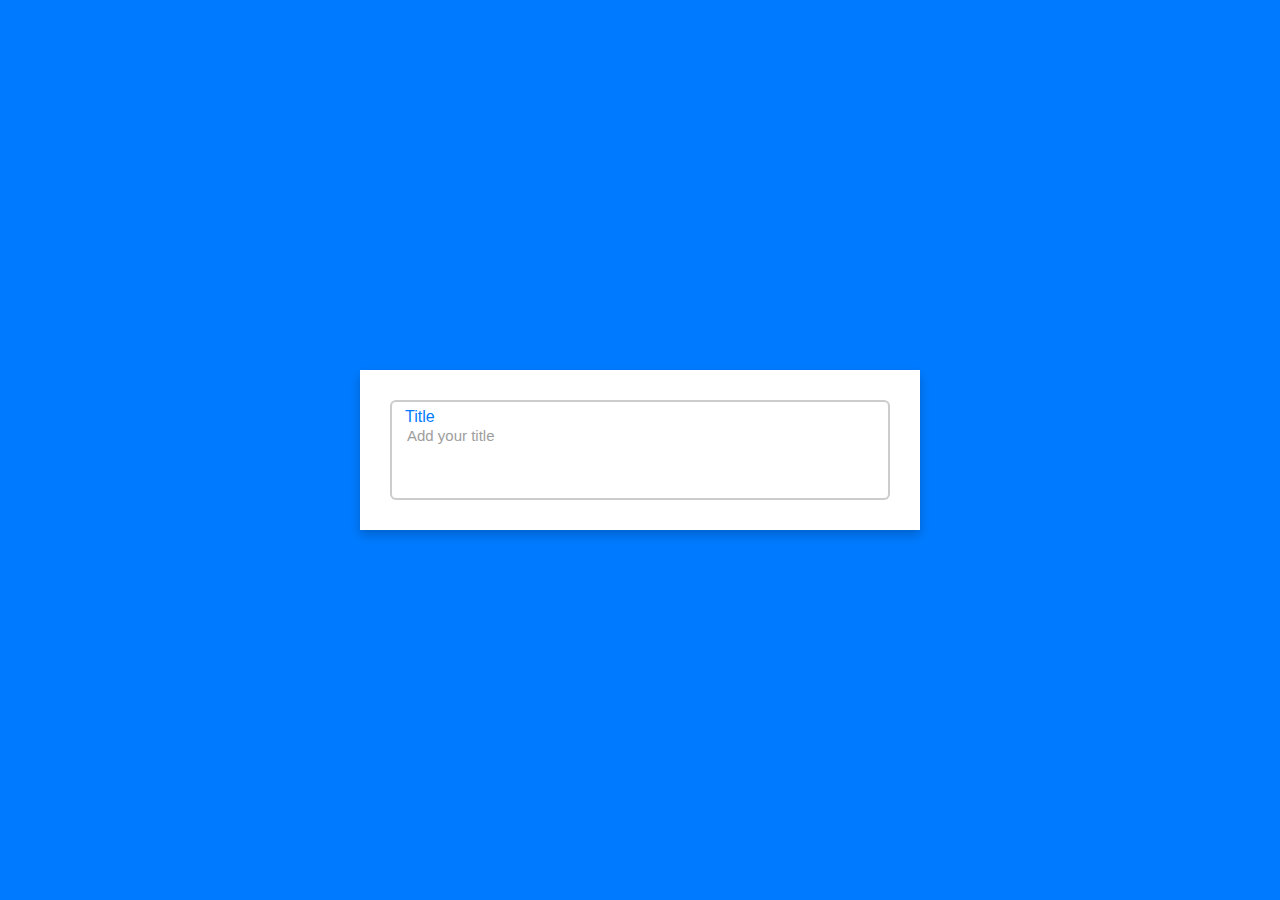
<file: CHARECTER_LIMIT/index.html>
<html lang="en">
<head>
   <link rel="stylesheet" href="style.css">
    <title>CHARECTER LIMIT</title>
</head>
<body>
    <div class="input-box">
        <textarea placeholder="Add your title" required></textarea>
        <span class="title">Title</span>
        <div class="charecters">
            <span class="signal_num">0</span>
            <span class="limit_num">/100</span>
        </div>
    </div>


    <script src="main.js"></script>
</body>
</html>
</file>
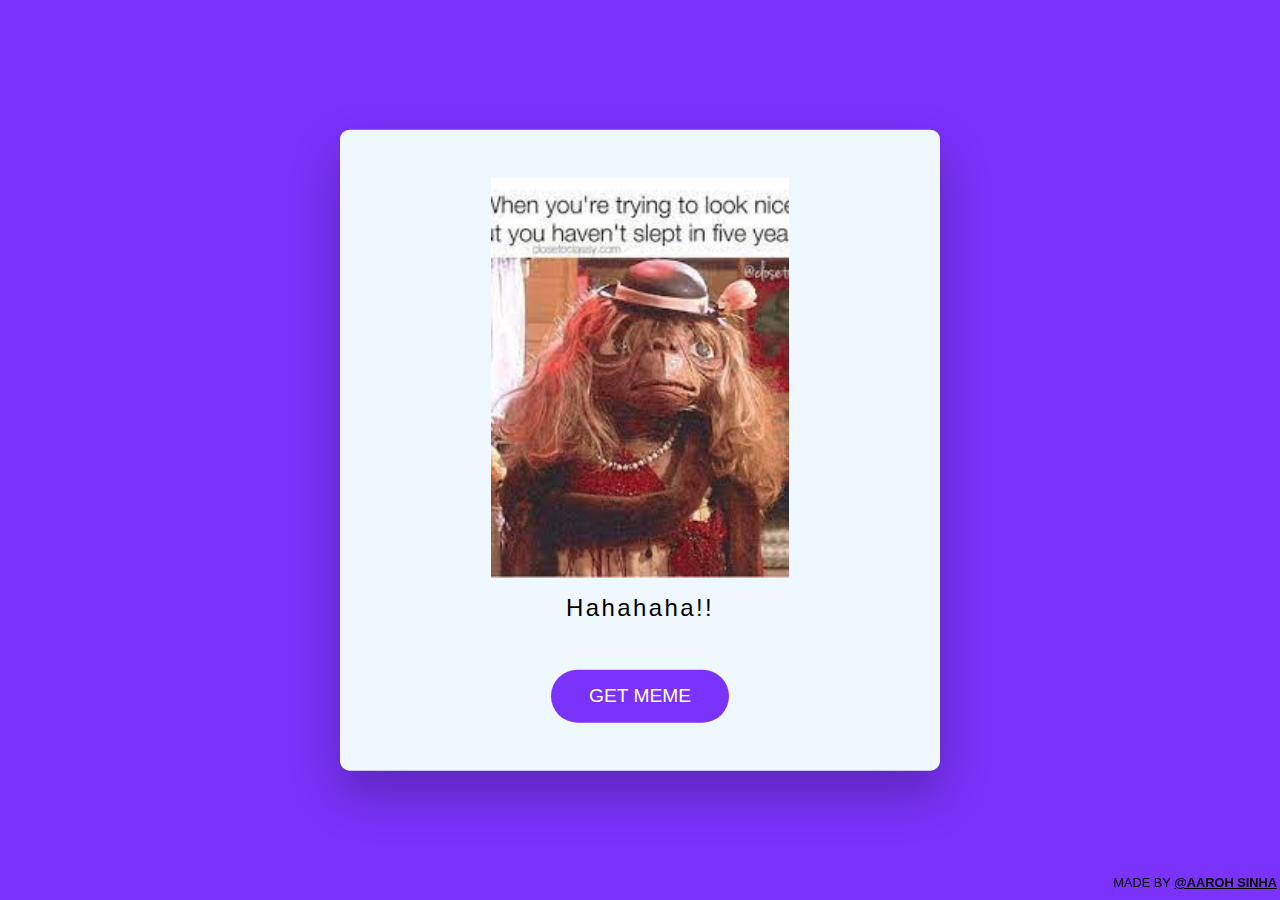
<file: MEME GENERATOR/index.html>
<html lang="en">
<head>
    <link rel="stylesheet" href="style.css">
    <title>Meme Generator</title>
</head>
<body>
    
    <div class="container">
        <img src="demo-meme.jpg" alt="meme" id="meme">
        <h3 id="title">hahahaha!!</h3>
        <button id="get-meme-btn">GET MEME</button>
    </div>
    <p id="credits">MADE BY <u><b>@AAROH SINHA</b></u></p>
    <script src="main.js"></script>
</body>
</html>
</file>
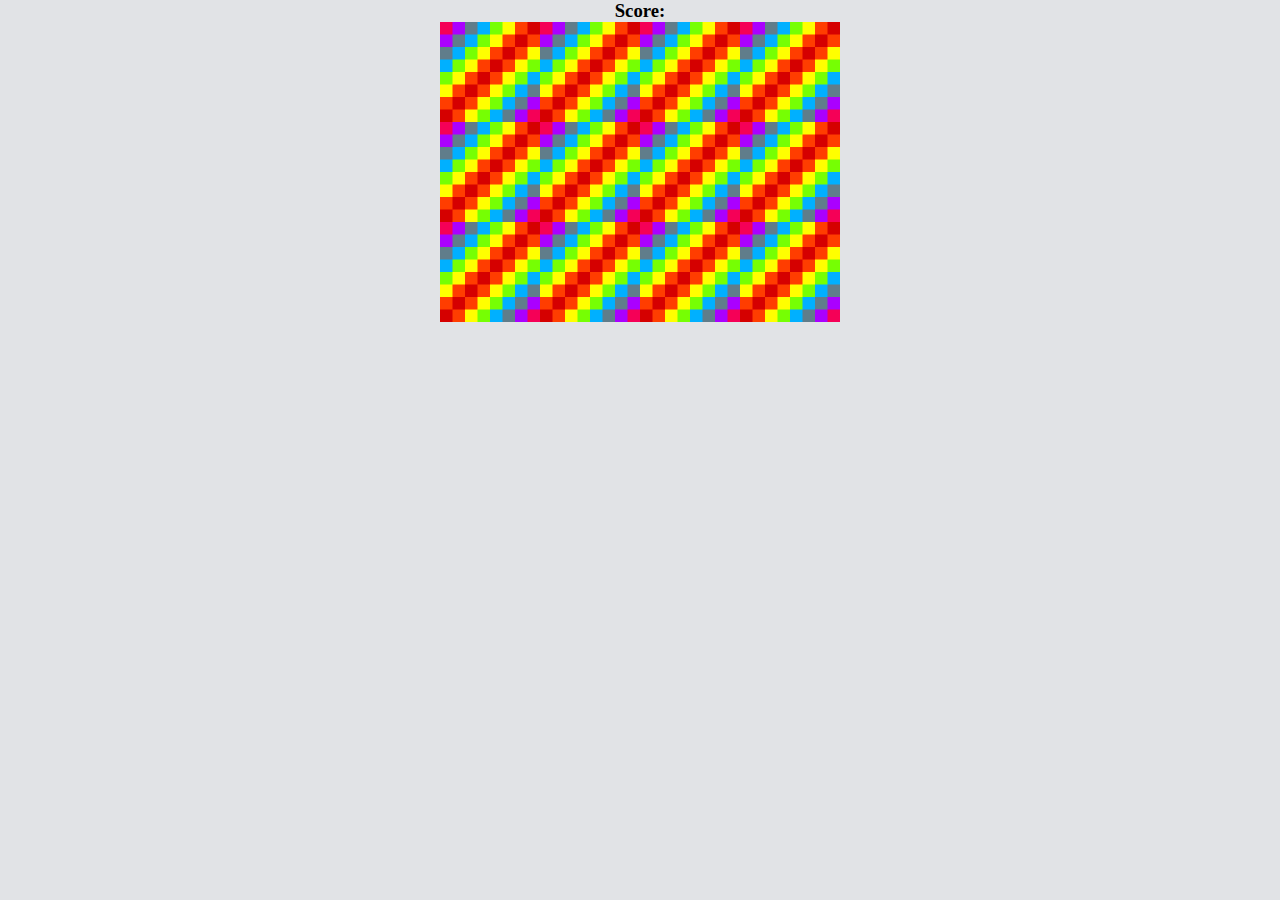
<file: MEMORY_GAME/index.html>
<!DOCTYPE html>
<html lang="en" dir="ltr">
<head>
  <meta charset="UTF-8">
  <title>Memory Game</title>
  <link rel="stylesheet" href="style.css"></link>
  <script src="app.js" charset="utf-8"></script>
</head>
<body>

  <h3>Score:<span id="result"></span></h3>

  <div class="grid">
  </div>

</body>
</html>
</file>
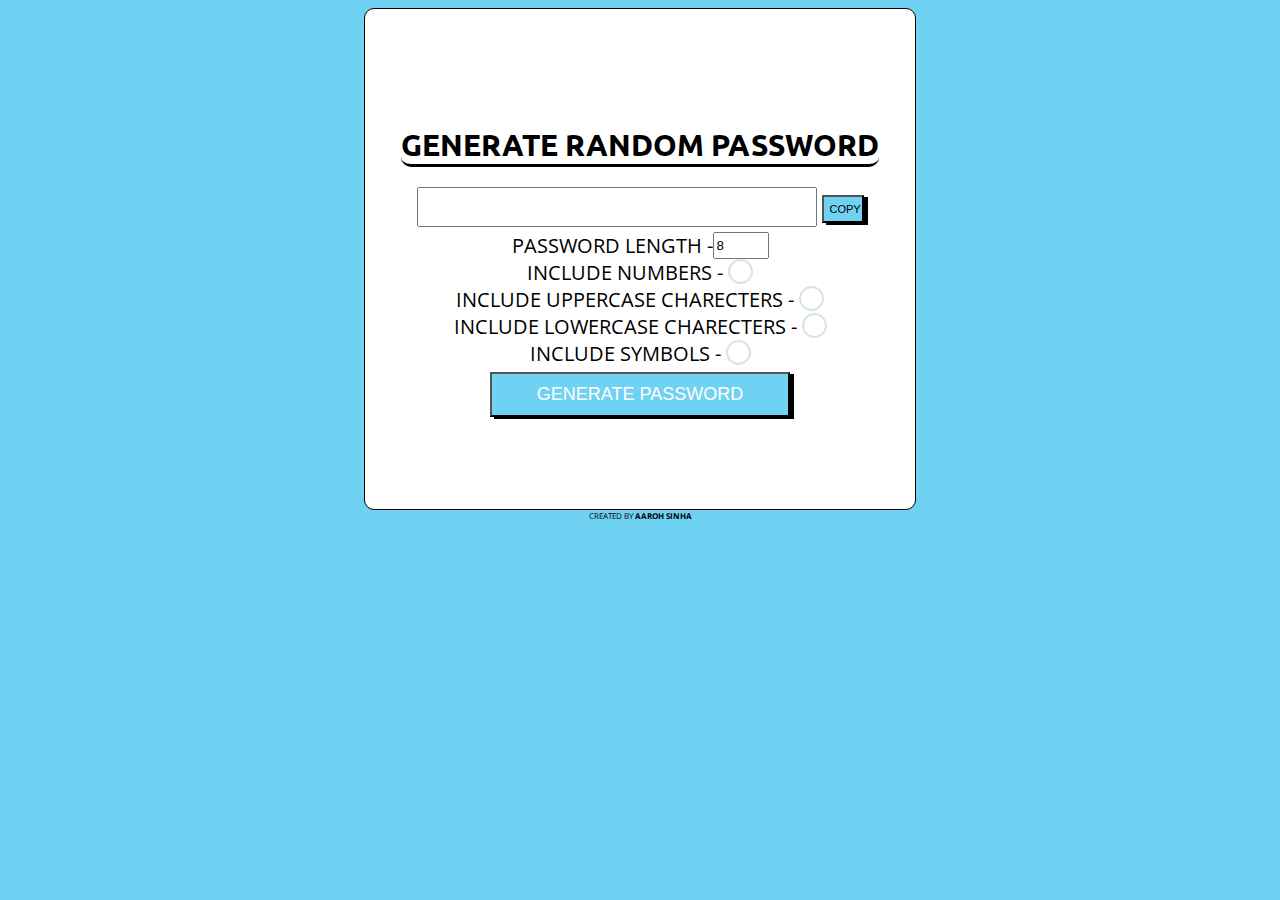
<file: PASSWORD_GENERATOR/index.html>
<html lang="en">
<head>
    <link rel="stylesheet" href="style.css">
    <meta charset="UTF-8">
    <meta http-equiv="X-UA-Compatible" content="IE=edge">
    <meta name="viewport" content="width=device-width, initial-scale=1.0">
    <title>Document</title>
</head>
<body>

<main class="project">

<section class="major_box">

<section class="minor_box">

    <div class="name_output">
        <h2>GENERATE RANDOM PASSWORD</h2>
        <div >
            <input type="text" class="output_box" id="output-box" >
            <button class="copy" id="copy">COPY</button>
    </div>

   

    <section class="selectors">
        
        <div class="length_of_password">
            <label for="" class="select">
                PASSWORD LENGTH - 
                <input type="number" id="length" value="8" min="6" max="12">
                
            </label>
        </div>

        <div class="numbers">
            <label for="numbers_selector" class="select">
                INCLUDE NUMBERS - 
                <input type="radio" name="numbersradio" id="numbers_selector" class="radio__input" >
                <div class="radio__radio">
                    <!-- VIRTUAL ELEMENT -->
                </div>
            </label>
        </div>

        <div class="uppercase_letters">
            <label for="uppercase_Selector" class="select">
                INCLUDE UPPERCASE CHARECTERS - 
                <input type="radio" name="upperradio" id="uppercase_Selector" class="radio__input" id="select">
                <div class="radio__radio">
                    <!-- VIRTUAL ELEMENT -->
                </div>
            </label>
        </div>

        <div class="lowercase_charecters">
            <label for="lowercase_Selector" class="select">
                INCLUDE LOWERCASE CHARECTERS - 
                <input type="radio" name="lowerradio" id="lowercase_Selector" class="radio__input">
                <div class="radio__radio">
                    <!-- VIRTUAL ELEMENT -->
                </div>
            </label>
        </div>

        <div class="symbols">
            <label for="symbol_Selector" class="select">
                INCLUDE SYMBOLS - 
                <input type="radio" name="symbolradio" id="symbol_Selector" class="radio__input">
                <div class="radio__radio">
                    <!-- VIRTUAL ELEMENT -->
                </div>
            </label>
           
        </div>

    </section>

  
    <div class="generate-button">
        <button class="generate_button">GENERATE PASSWORD</button>
    </div>

</section>


</section>


</main>

<footer class="copyright">
    CREATED BY <b>AAROH SINHA</b>
</footer>



    <script src="main.js"></script>
    
</body>
</html>


<!--<section class="selectors">
        
        <div class="selector-box">
            <div class="options">
                <label for="length">SELECT LENGTH -   </label>
                <br>
                <label for="uppercase">INCLUDE UPPER CASE LETTERS - </label>
                <br>
                <label for="lowercase">INCLUDE LOWER CASE LETTERS - </label>
                <br>
                <label for="numbers">INCLUDE NUMBERS - </label>
                <br>
                <label for="symbols">INCLUDE SYMBOLS</label>
                
            </div>
    
            <div class="buttons">
                <input type="number" max="12" min="0" value="length" id="length"> 
                <br>
                <input type="radio" value="uppercase" id="uppercase">
                <br>
                <input type="radio" value="lowercase" id="lowercase">
                <br>
                <input type="radio" value="numbers" id="numbers">
                <br>
                <input type="radio" value="symbols" id="symbols">
            </div>
        </div>

    </section>-->
</file>
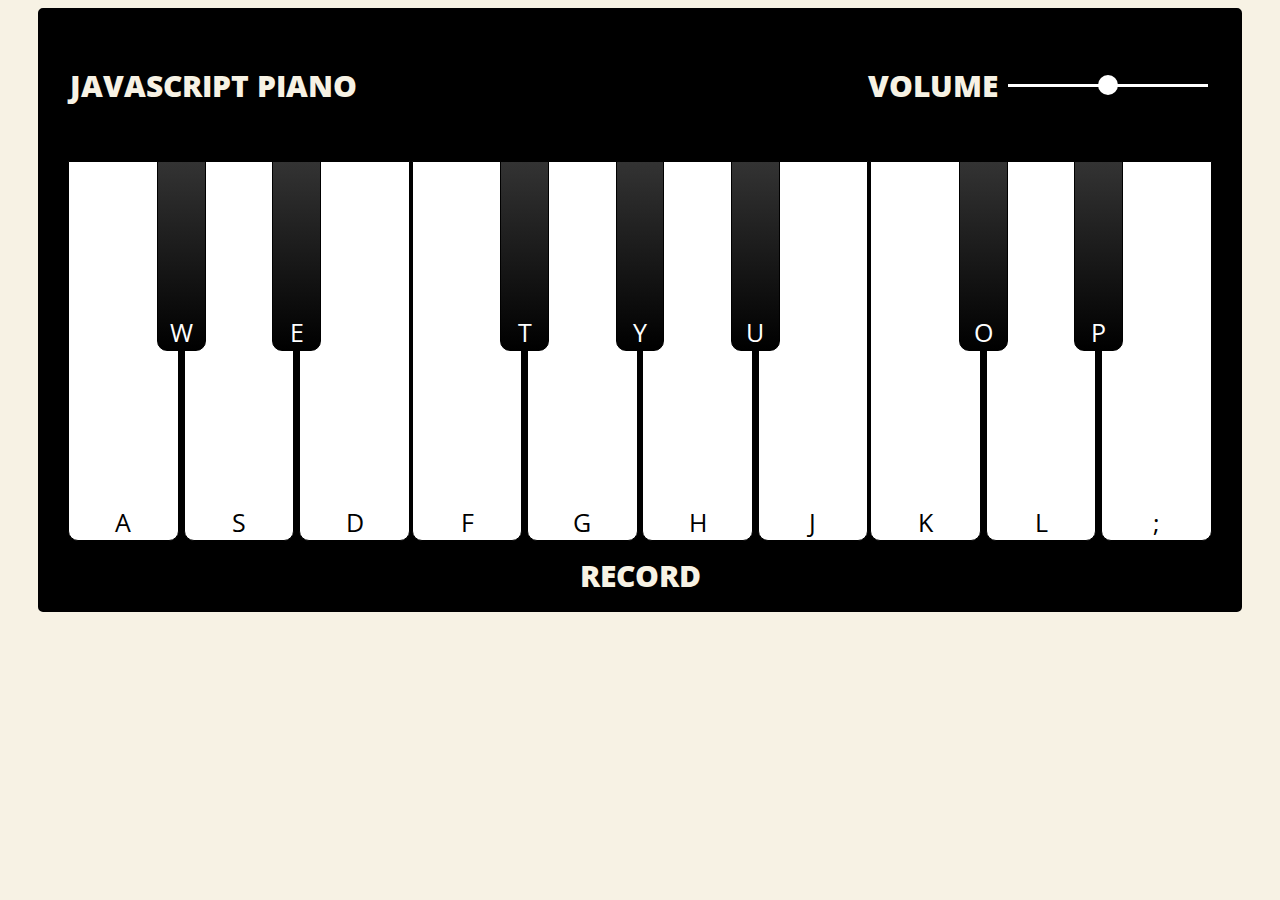
<file: PIANO JAVASCRIPT/index.html>
<html lang="en">
<head>
    <link rel="stylesheet" href="style..css">
    <title>PIANO!</title>
</head>
<body>


    <main class="main">

<section class="piano">
    <div class="top">
        <div class="name">
            <p>JAVASCRIPT PIANO</p>
        </div>
        <div class="volume">
            <p>VOLUME</p>
            <input type="range" name="range" id="volume-slider" class="volume-slider" min="0" max="100" step="1">
        </div>
    </div>

    <div class="main-piano">
        <div class="border"></div>
        <div class="part-1" id="keys-block">
            <button class="key-A"><div class="key-A" id="white">A</div></button>
            <button class="key-W"><div class="black" id="black">W</div></button>
            <button class="key-S"><div class="key-S" id="white">S</div></button>
            <button class="key-E"><div class="black"  id="black">E</div></button>
            <button class="key-D"><div class="key-D" id="white">D</div></button>
        </div>
        <div class="part-2" id="keys-block">
            <button class="key-F"><div class="key-F" id="white">F</div></button>
            <button class="key-T"><div class="black">T</div></button>
            <button class="key-G"><div class="key-G" id="white">G</div></button>
            <button class="key-Y"><div class="black">Y</div></button>
            <button class="key-H"><div class="key-H" id="white">H</div></button>
            <button class="key-U"><div class="black">U</div></button>
            <button class="key-J"><div class="key-J" id="white">J</div></button>
        </div>
        <div class="part-3" id="keys-block">
            <button class="key-K"><div class="key-K" id="white">K</div></button>
            <button class="key-O"><div class="black">O</div></button>
            <button class="key-L"><div class="key-L" id="white">L</div></button>
            <button class="key-P"><div class="black">P</div></button>
            <button class="key-last"><div class="key-last" id="white">;</div>
            </button>
        </div>
        <div class="border"></div>
    </div>

    <div class="bottom-recorder">
        <div class="record">
            RECORD
        </div>
    </div>
</section>

    </main>


    <script src="piano.js"></script>
    
</body>
</html>
</file>
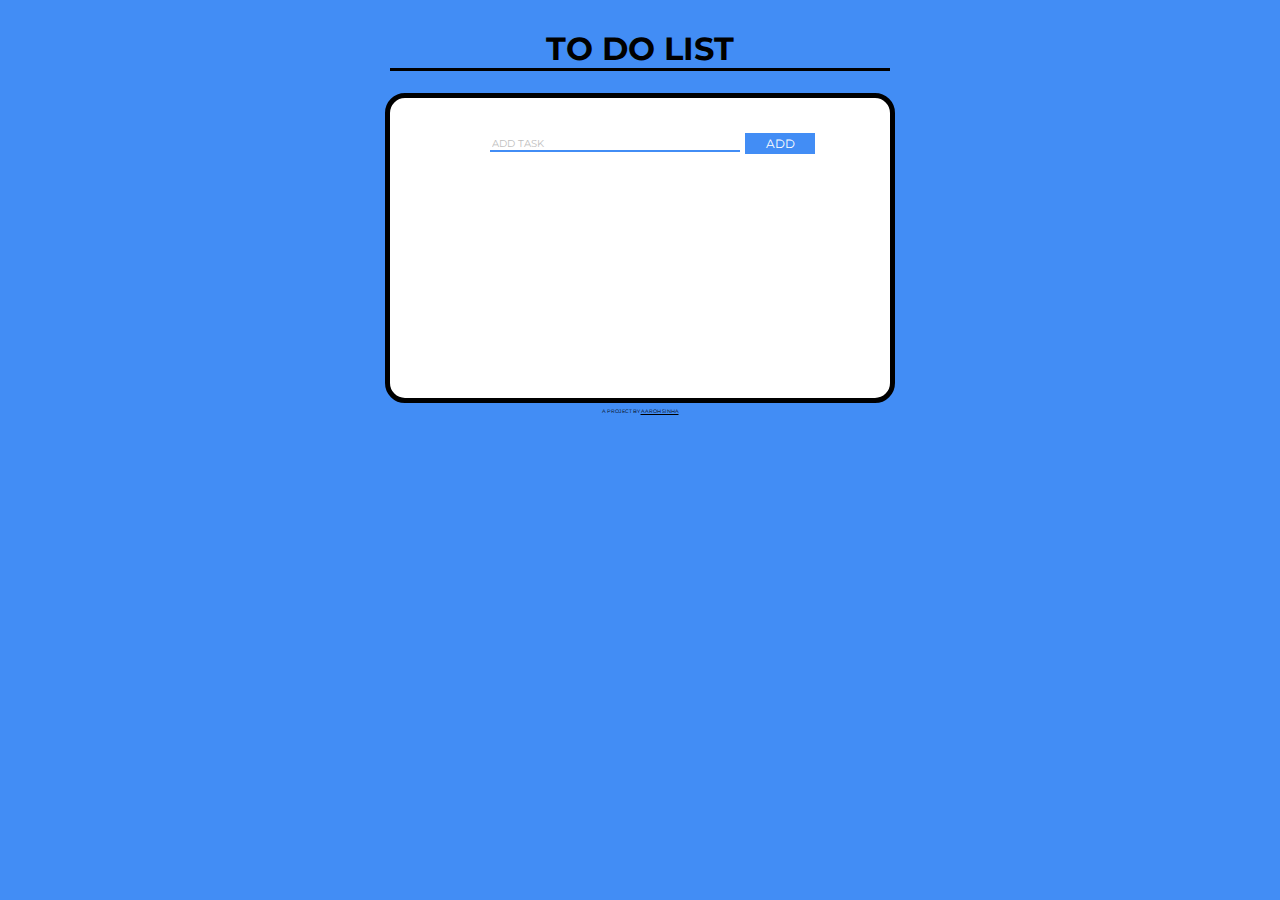
<file: TODOLIST/index.html>
<html lang="en">
<head>
    <link rel="stylesheet" href="style.css">
    <title>TO-DO LIST</title>
</head>
<body>
    <h1>TO DO LIST</h1>
    <main class="main">

        <div class="top">
            <div class="addTask"><input type="text" id="input" class="inputfield" required max="24">
            <label for="">ADD TASK</label></div>
        <div class="addBtn"><button class="add_button">ADD</button></div>
        </div>


        <section class="tasks">

        </section>

    </main>
    <p class="credit">A PROJECT BY <u>AAROH SINHA</u></p>


<div class="modal">
    <p>COMPLETE THE PREVIOUS TASKS FIRST!!</p>
    <button class="modal_button">OKK GOT IT</button>
</div>


    <script src="main.js"></script>
    
</body>
</html>
</file>
<file: CHARECTER_LIMIT/style.css>
*{
    margin: 0;
    padding: 0;
    box-sizing: border-box;
    font-family: 'Segoe UI', Tahoma, Geneva, Verdana, sans-serif;
}

body{
    min-height: 100vh;
    display: flex;
    flex-direction: row;
    align-items: center;
    justify-content: center;
    background-color: #007bff;
    padding: 0 15px;
}

.input-box{
    position: relative;
    height: 160px;
    max-width: 560px;
    width: 100%;
    background-color: #fff;
    padding: 30px;
    box-shadow: 0 5px 10px rgba(0,0,0,0.2);
}

.input-box textarea{
    height: 100%;
    width: 100%;
    outline: none;
    border: 2px solid rgba(0,0,0,0.2);
    border-radius: 6px;
    resize: none;
    padding: 25px 15px;
    color: gray;
    font-size: 15px;
    font-weight: 500;
    caret-color: #007bff;
}

.input-box textarea:focus,
.input-box textarea:valid{
    border-color: #007bff;
}

.input-box textarea::placeholder{
    opacity: 70%;
    font-size: 15px;
    font-weight: 500;
}

.input-box .title{
    position: absolute; /*relative to input box as it has posiiton of relative*/
    top: 38px;
    left: 45px;

    color: #007bff;
    font-weight: 500;

}

.input-box .charecters{
    position: absolute;
    bottom: 38px;
    right: 45px;
    font-weight: 500;
    color: #007bff;
    display: flex;
    align-items: center;
    opacity: 70%;
    display: none;

}

.input-box.active .charecters{
    display: block;
}

.input-box.error .charecters{
    color: red;

}
.input-box.error textarea{
    border-color: red;
}
.input-box.error .title{
    color: red;
}
</file>
<file: MEME GENERATOR/style.css>
*{
    padding: 0;
    margin: 0;
    box-sizing: border-box;
    font-family:'Segoe UI', Tahoma, Geneva, Verdana, sans-serif;
}

body{
    background-color: rgb(123,50,250);
}

.container{
    width: 80%;
    max-width: 37.5em;
    padding: 3em 1.5em;
    background-color: aliceblue;
    position: absolute;
    transform: translate(-50%,-50%);
    top: 50%;
    left: 50%;
    border-radius: 0.6em;
    box-shadow: 0 1.4em 3em rgba(20,16,39,0.3);
}

.container img{
    display: block;
    height: 25em;
    max-width: 80%;
    margin: 0 auto 1em auto;
}

.container h3{
    display: block;
    font-size: 1.5em;
    margin: 0.5em auto 2em auto;
    width: 70%;
    font-weight: 400;
    text-align: center;
    text-transform: capitalize;
    letter-spacing: 0.1em;
}

.container button{
    display: block;
    margin: 0 auto;
    font-size: 1.2em;
    padding: 0.8em 2em;
    border-radius: 2em;
    background-color: rgb(123,50,250);
    border: none;
    outline: none;
    color: white;
    cursor: pointer;
}

@media screen and (max-width:600px){
    .container{
        font-size: 14px;

    }
}

#credits{
    font-family: 'Segoe UI', Tahoma, Geneva, Verdana, sans-serif;
    font-size: 0.8em;
    position: fixed;
    bottom: 10;
    right: 3;
}
</file>
<file: MEMORY_GAME/style.css>
*{
    margin: 0;
    padding: 0;
    box-sizing: border-box;
}

body{
    background: #e1e3e6;
    display: flex;
    flex-direction: column;
    justify-content: center;
    align-items: center;
}

.container{
    text-align: center;
    font-family: 'Lucida Sans', 'Lucida Sans Regular', 'Lucida Grande', 'Lucida Sans Unicode', Geneva, Verdana, sans-serif;
}



.grid {
    display: flex;
    flex-wrap: wrap;
    width: 400px;
    height: 300px;
  }
</file>
<file: PASSWORD_GENERATOR/style.css>
@import url('https://fonts.googleapis.com/css2?family=Open+Sans:wght@500&family=Phudu:wght@300&family=Ubuntu:ital@1&display=swap');

@import url('https://fonts.googleapis.com/css2?family=Open+Sans:wght@500&family=Phudu:wght@300&family=Ubuntu:ital@1&display=swap');


body,html{
    background-color: #6fd2f2;
    font-family: 'Open Sans', sans-serif;
    display: flex;
    flex-direction: column;
    justify-content: center;
    align-items: center;
    font-size: 20px;
}



.project{
    display: flex;
    flex-direction: column;
}

.major_box{
    background-color:white;
    width: 550px;
    height: 500px;
    display: flex;
    flex-direction: column;
    justify-content: center;
    align-items: center;
    border: 1px solid black;
    border-radius: 10px;
}

.minor_box{
    background-color: white;
    width: 500px;
    height: 450px;
    display: flex;
    flex-direction: column;
    justify-content: space-evenly;
    align-items: center;
}

/* .selectors{
    font-size: 10px;
    display: flex;
    flex-direction: column;
    justify-content: center;
    align-items: center;
}

.selector-box{
    display: flex;
} */

.selectors{
    display: inline-block;
    align-items: center;
    padding:5px;
    display: flex;
    flex-direction: column;
    flex-wrap: wrap;
}

.selectors>div>label{
    display: inline-flex;
    cursor: pointer;
}

.radio__input{
    display: none;
}

.radio__radio{
    width: 1.25em;
    height: 1.25em;
    border: 2px solid #d8e4e2;
    border-radius: 50%;
    margin-left: 5px;
    box-sizing: border-box;
    padding: 2px;
}

.radio__radio::after{
    content: "";
    width: 100%;
    height: 100%;
    display: block;
    background-color: #6fd2f2;
    border-radius: 50%;

    transform: scale(0);
}

.radio__input:checked + .radio__radio::after{
    transform: scale(1);
}

.generate_button{
    width: 300px;
    height: 45px;
    font-size: large;
    background-color: #6fd2f2;
    color: white;
    box-shadow:4px 2px 0px 0px black;
}

.generate_button:active{
    transform: scale(1.05);
    box-shadow: none;
}

.name_output{
    display: flex;
    flex-direction: column;
    justify-content: center;
    align-items: center;
    margin: 0px;
}

.output_box{
    width: 400px;
    height: 40px;
    margin-top: -10px;
    font-size: 20px;
    text-align: center;
}

.name_output>h2{
    font-family: 'Ubuntu', sans-serif;
    border-bottom: 3px solid black;
    border-radius: 10px;
}

.copy{
    background-color: #6fd2f2;
    color: black;
    box-shadow:4px 2px 0px 0px black;
    width: 42px;
    height: 28px;
    font-size: 11px;
    font-family: 'Gill Sans', 'Gill Sans MT', Calibri, 'Trebuchet MS', sans-serif;
    
    
}

.copyright{
    font-size: 8px;
    bottom: 100;
}
</file>
<file: PIANO JAVASCRIPT/style..css>
@import url('https://fonts.googleapis.com/css2?family=Open+Sans:wght@500&family=Phudu:wght@300&family=Ubuntu:ital@1&display=swap');

/*
font-family: 'Open Sans', sans-serif;
font-family: 'Phudu', cursive;
font-family: 'Ubuntu', sans-serif;
*/

body{
    background-color: #f7f2e4;
    display: flex;
    flex-direction: column;
    justify-content: center;
    align-items: center;
}


.main{
    background-color: ;
    border: 2px solid black;
    border-radius: 5px;
    height: 600px;
    width: 1200px;
}

.top{
    background-color: black;
    color: #f7f2e4;
    width: 1140px;
    height: 150px;
    display: flex;
    flex-direction: row;
    justify-content: space-between;
    align-items: center;
    padding-left: 30px;
    padding-right: 30px;
    font-family: 'Open Sans', sans-serif;
    font-size: 30px;
    font-style:unset;
    font-weight: 900;
}

.volume{
    display: flex;
    flex-direction: row;
    align-items: center;
}



.volume-slider{
background-color: aquamarine;
   width: 200px;
   -webkit-appearance: none;
   height: 3px;
   background: white;
   outline: none;
   border: none;
   margin-left: 10px;
  
}

.volume-slider::-webkit-slider-thumb{
    -webkit-appearance: none;
    height: 20px;
    width: 20px;
    background: white;
    border-radius: 50%;
    cursor: pointer;
}


.main-piano{
    background-color: black;
    width: 1200px;
    height: 380px;
    display: flex;
    flex-direction: row;
    justify-content: space-between;
}

.main-piano>div{
    background-color: black;
    border: 1px solid black;
    width: 400px;
    height: 380px;
    display: flex;
    flex-direction: row;
    
}

.main-piano>div:nth-child(3){
    width:456px;
}

.main-piano>div:nth-child(2n){
    width: 342px;
}
.main-piano>div:nth-child(1),.main-piano>div:nth-child(5){
    width: 30px;
    background-color: black;
}



div.main-piano>div>button{
    width: 114px;
    height: 380px;
    border-bottom-left-radius:10px ;
    border-bottom-right-radius: 10px;
    background-color: white;
    border: 1px solid black;
}


/*BLACK*/    
.main-piano>div:nth-child(2n)>button:nth-child(2n){
    background:linear-gradient(#333,#000);
    width: 50px;
    height: 190px;
    z-index: 2;
    margin: 0 -22px 0 -22px;
}
.main-piano>div:nth-child(3)>button:nth-child(2n){
    background:linear-gradient(#333,#000);
    width: 50px;
    height: 190px;
    margin: 0 -22px 0 -22px;
    z-index: 2;
}
/*WHITE*/
.main-piano>div:nth-child(2n)>button:nth-child(2n-1){
    background-color: white;
}
.main-piano>div:nth-child(3)>button:nth-child(2n-1){
    background-color: white;
}



.bottom-recorder{
    background-color: black;
    width: 1200px;
    height: 70px;
    color: white;
    display: flex;
    flex-direction: column;
    align-items: center;
    justify-content: center;
}

.record{
    color: #f7f2e4;
    font-family: 'Open Sans', sans-serif;
    font-size: 30px;
    font-style:unset;
    font-weight: 900;
}

div.main-piano>div>button:hover{
    background-color:darkgrey;
}
    
div.main-piano>div>button:active{
    background-color:slategrey;
}

.main-piano>div>button{
    display: flex;
    flex-direction: column;
    justify-content: flex-end;
    align-items: center;
    font-size: 25px;
    font-family: 'Open Sans' ,sans-serif;
    
}
    

    

.main-piano>div>button:nth-child(2n-1)>div{
    color: black;
}

.main-piano>div>button:nth-child(2n)>div{
    color: white;
}
</file>
<file: TODOLIST/style.css>
@import url('https://fonts.googleapis.com/css2?family=Montserrat&display=swap');

/* font-family: 'Open Sans', sans-serif;
font-family: 'Phudu', cursive;
font-family: 'Ubuntu', sans-serif; */

body{
    /*#428df5*/
    linear-gradient(-135deg,#c850c0,#4158d0);
    background: #428df5;
    font-family: 'Montserrat', sans-serif;
    display: flex;
    flex-direction: column;
    justify-content: center;
    align-items: center;
}

h1{
    border-bottom: 3px solid black;
    width: 500px;
    text-align: center;
}

.main{
    width: 500px;
    height: 300px;
    background-color: white;
    display: flex;
    flex-direction: column;
    justify-content: center;
    align-items: center;
    border: 5px solid black;
    border-radius: 20px;
    
}

.top{
    width: 300px;
    height: 30px;
    display: flex;
    
}

.inputfield{
    width: 250px;
    border: none;
    border-bottom: 2px solid #428df5 ;
}

.inputfield:focus{ 
    font-family: 'Montserrat', sans-serif;
    color: #428df5;
    outline: none;
}

.inputfield:focus ~ label {
    transform: translateY(-20px);
    color: #428df5;
    opacity: 100%;
    font-size: 12px;
    letter-spacing: 2px;
} 


label{
    font-size: 10px;
    position: absolute;
    bottom: 23px;
    left:2;
    pointer-events: none;
    transition: all 0.2s ease;
    color: gray;
    opacity: 50%;
    
}

.addTask{
    margin-right: 5px;
    width: 100%;
    height: 40px;
    position: relative;
}

.add_button{
    background-color: #428df5;
    border: 2px solid #428df5;
    width: 70px;
    color: white;
    font-family: 'Montserrat', sans-serif;
    font-size: 12px;
    transition: transform 1s;
}

.add_button:hover{
    transform: scale(1.1);
}

.add_button:active{
    transform: scale(0.8);
    background-color: white;
    color: #428df5;

}



.tasks{
    width: 400px;
    height: 200px;
}

.modal{
    position: fixed;
    top: 40px;
    width: 300px;
    height: 125px;
    background:white;
    border: 5px solid black;
    border-radius: 5px;
    display: grid;
    place-items: center;
    transition: var(--transition);
     visibility: hidden; 
    z-index: -10;  
    font-size: 10px;
}

.modal_button{
    background-color: #428df5;
    border: none;
    font-family: 'Montserrat', sans-serif ;
    font-size: 10px;
    width: 100px;
    height: 20px;
    transition: transform 1s;
    color: white;
}

.modal_button:hover{
    transform: scale(1.1);
}
.modal_button:active{
    transform: scale(0.9);
}

.open-modal{
    visibility: visible;
    z-index: 0;
}

.credit{
    font-size: 5px;
}
</file>
